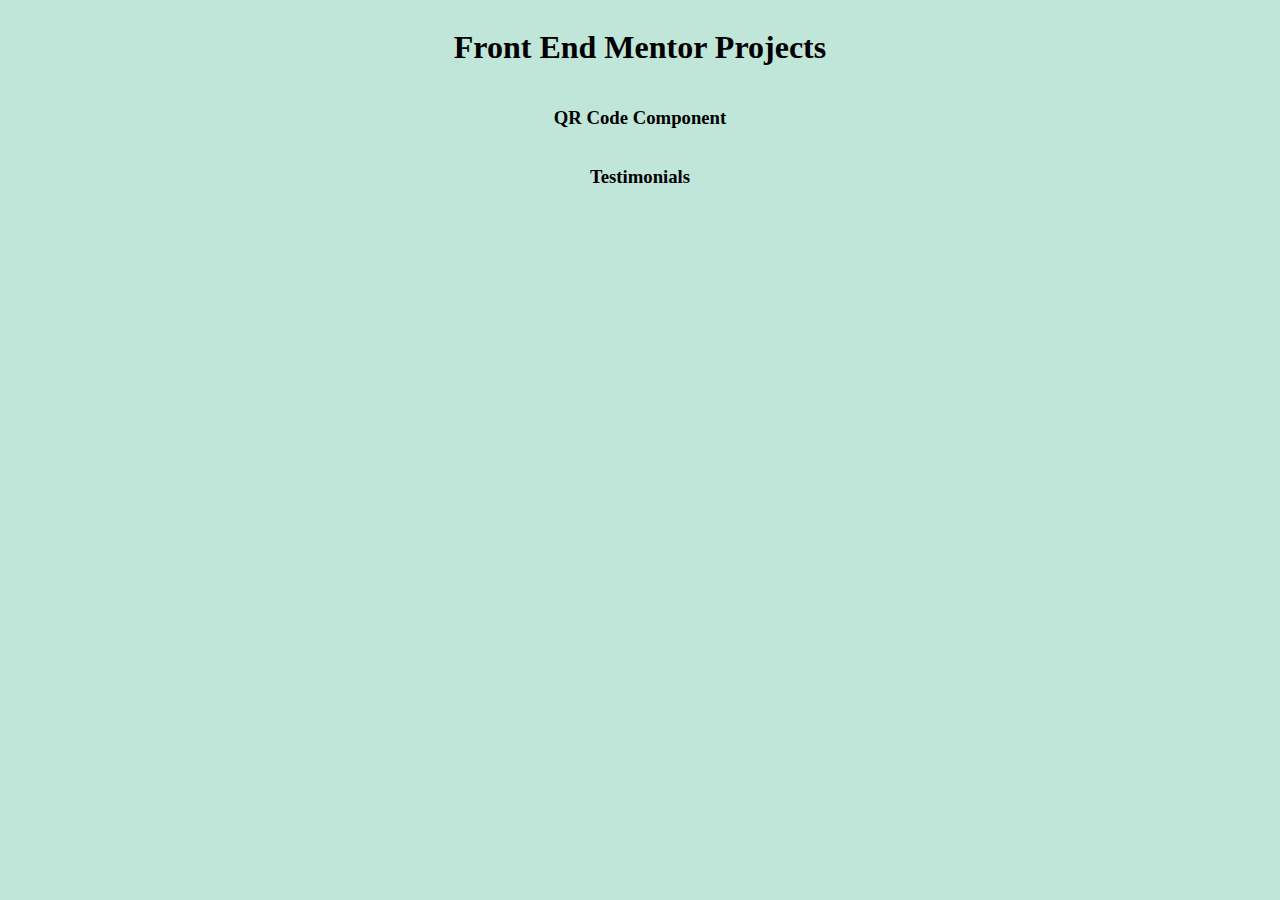
<file: index.html>
<!DOCTYPE html>
<html lang="en">
<head>
    <meta charset="UTF-8">
    <meta http-equiv="X-UA-Compatible" content="IE=edge">
    <meta name="viewport" content="width=device-width, initial-scale=1.0">
    <link rel="stylesheet" href="style.css">
    <title>My Front End Mentor Page</title>
</head>
<body>
    <h1>Front End Mentor Projects</h1>
    <h3 ><a href="QRCodeComponent/index.html" class="link" target="_blank">QR Code Component</a></h3>
    <h3 ><a href="Testimonial/index.html" class="link" target="_blank">Testimonials</a></h3>
</body>
</html>
</file>
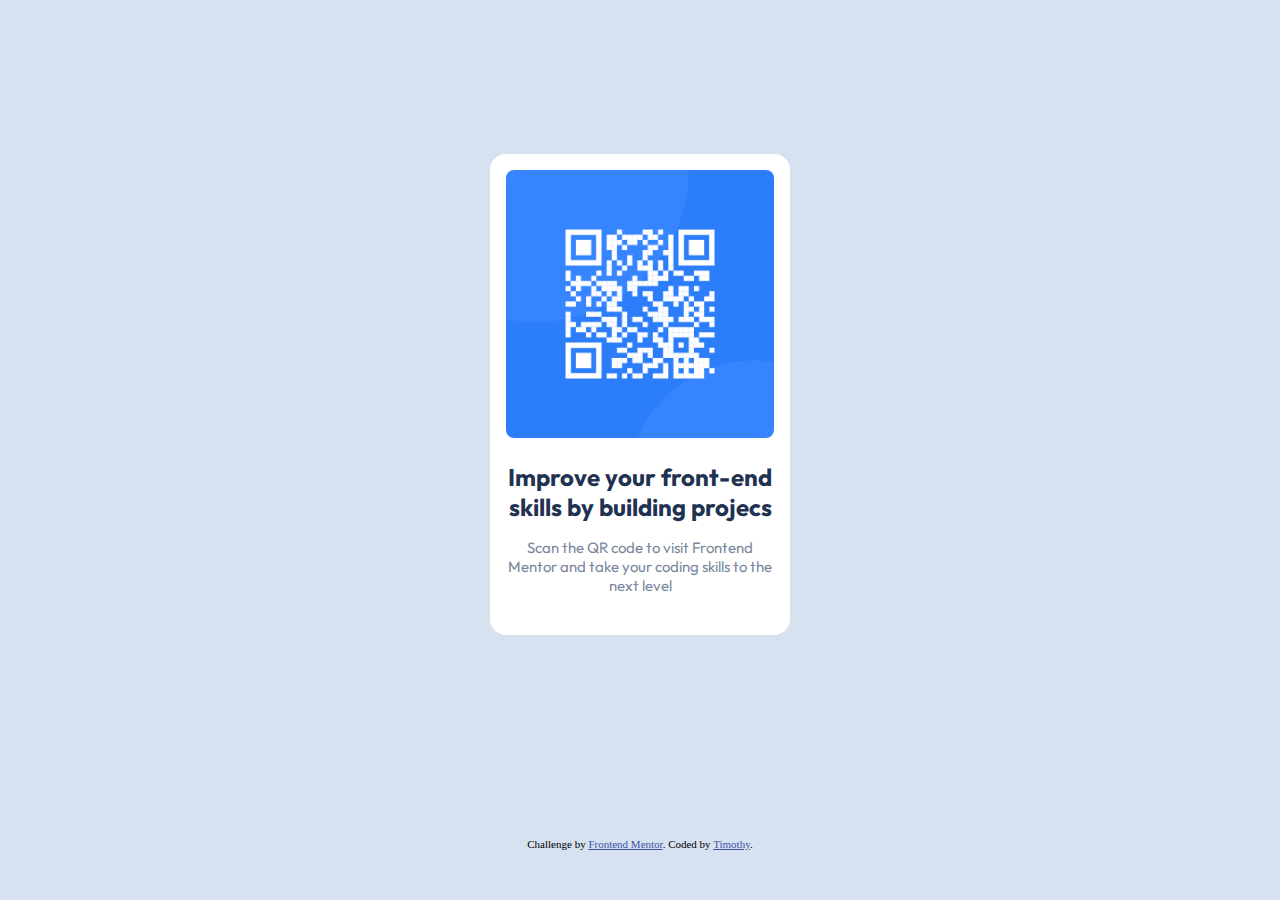
<file: QRCodeComponent/index.html>
<!DOCTYPE html>
<html lang="en">
<head>
  <meta charset="UTF-8">
  <meta name="viewport" content="width=device-width, initial-scale=1.0"> <!-- displays site properly based on user's device -->

  <link rel="icon" type="image/png" sizes="32x32" href="./images/favicon-32x32.png">
  <link rel="stylesheet" href="style.css">
  <link rel="preconnect" href="https://fonts.googleapis.com">
  <link rel="preconnect" href="https://fonts.googleapis.com">
  <link rel="preconnect" href="https://fonts.gstatic.com" crossorigin>
  <link href="https://fonts.googleapis.com/css2?family=Outfit:wght@400;700&display=swap" rel="stylesheet">
  
  <title>Frontend Mentor | QR code component</title>

  <!-- Feel free to remove these styles or customise in your own stylesheet 👍 -->
  <style>
    .attribution { font-size: 11px; text-align: center; }
    .attribution a { color: hsl(228, 45%, 44%); }
  </style>
</head>
<body>
  <div class="center">
    <div class="card">
      <img class="card-image" src="images/image-qr-code.png" alt="QR-code" title="QR-code">
      <h2 class="card-title">Improve your front-end skills by building projecs</h2>
      <p class="card-text">Scan the QR code to visit Frontend Mentor and take your coding skills to the next level</p>
    </div>
  </div>


  
  <div class="attribution">
    Challenge by <a href="https://www.frontendmentor.io?ref=challenge" target="_blank">Frontend Mentor</a>. 
    Coded by <a href="https://github.com/Tappollus" target="_blank">Timothy</a>.
  </div>
</body>
</html>
</file>
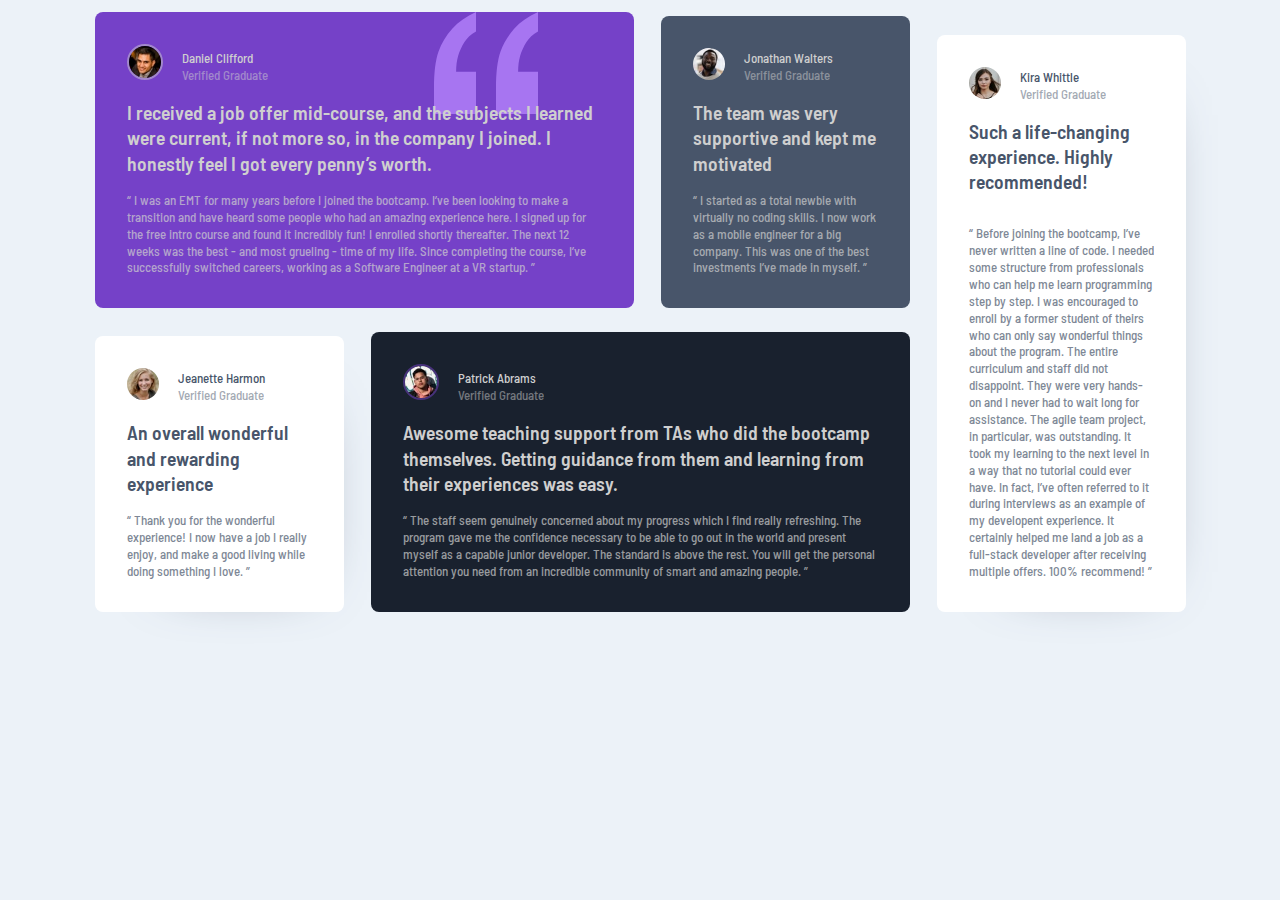
<file: Testimonial/index.html>
<!DOCTYPE html>
<html lang="en">

<head>
  <meta charset="UTF-8">
  <meta name="viewport" content="width=device-width, initial-scale=1.0">
  <!-- displays site properly based on user's device -->

  <link rel="icon" type="image/png" sizes="32x32" href="./images/favicon-32x32.png">

  <title>Frontend Mentor | [Grid section Challange]</title>

  <!-- Google Fonts -->
  <link rel="preconnect" href="https://fonts.googleapis.com">
  <link rel="preconnect" href="https://fonts.gstatic.com" crossorigin>
  <link href="https://fonts.googleapis.com/css2?family=Barlow+Semi+Condensed:wght@500;600&display=swap"
    rel="stylesheet">

  <!-- Styling -->
  <link rel="stylesheet" href="master.css">

</head>

<body>
  <div class="main-con">
    <div class="inline">
      <div class="up-con">
        <div class="con-dan">
          <img src="images/bg-pattern-quotation.svg" alt="pattern-quotation" class="quotation">
          <div class="person-box">
            <img src="images/image-daniel.jpg" alt="Daniel" class="img-border portrait">
            <div class="name-box">
              <p>Daniel Clifford</p>
              <p class="title-font">Verified Graduate</p>
            </div>
          </div>

          <h2 class="big-font"> I received a job offer mid-course, and the subjects I learned were current, if not more
            so,
            in the company I joined. I honestly feel I got every penny’s worth.</h2>
          <p class="review-font">“ I was an EMT for many years before I joined the bootcamp. I’ve been looking to make a
            transition and have heard some people who had an amazing experience here. I signed up
            for the free intro course and found it incredibly fun! I enrolled shortly thereafter.
            The next 12 weeks was the best - and most grueling - time of my life. Since completing
            the course, I’ve successfully switched careers, working as a Software Engineer at a VR startup. ”</p>
        </div>

        <div class="con-john">
          <div class="person-box">
            <img src="images/image-jonathan.jpg" alt="Daniel" class="portrait">
            <div class="name-box">
              <p>Jonathan Walters</p>
              <p class="title-font">Verified Graduate</p>
            </div>
          </div>

          <h2 class="big-font">The team was very supportive and kept me motivated</h2>
          <p class="review-font">“ I started as a total newbie with virtually no coding skills. I now work as a mobile
            engineer
            for a big company. This was one of the best investments I’ve made in myself. ”</p>
        </div>
      </div>

      <div class="down-con">
        <div class="con-jean">
          <div class="person-box">
            <img src="images/image-jeanette.jpg" alt="Jeanette" class="portrait">
            <div class="name-box">
              <p>Jeanette Harmon</p>
              <p class="title-font">Verified Graduate</p>
            </div>
          </div>

          <h2 class="big-font">An overall wonderful and rewarding experience</h2>
          <p class="review-font">“ Thank you for the wonderful experience! I now have a job I really enjoy, and make a
            good
            living while doing something I love. ”</p>
        </div>

        <div class="con-pat">
          <div class="person-box">
            <img src="images/image-patrick.jpg" alt="Patrick" class="portrait">
            <div class="name-box">
              <p>Patrick Abrams</p>
              <p class="title-font">Verified Graduate</p>
            </div>
          </div>

          <h2 class="big-font">Awesome teaching support from TAs who did the bootcamp themselves. Getting guidance
            from
            them
            and learning from their experiences was easy.</h2>
          <p class="review-font">“ The staff seem genuinely concerned about my progress which I find really
            refreshing.
            The
            program gave me the confidence necessary to be able to go out in the world and present myself as a
            capable
            junior developer. The standard is above the rest. You will get the personal attention you need from
            an incredible community of smart and amazing people. ”</p>
        </div>
      </div>
    </div>

    <div class="inline">
      <div class="con-kira">
        <div class="person-box">
          <img src="images/image-kira.jpg" alt="Kira" class="portrait">
          <div class="name-box">
            <p>Kira Whittle</p>
            <p class="title-font">Verified Graduate</p>
          </div>
        </div>

        <h2 class="big-font">Such a life-changing experience. Highly recommended!</h2>
        <p class="review-font">“ Before joining the bootcamp, I’ve never written a line of code. I needed some
          structure
          from professionals who can help me learn programming step by step. I was encouraged to enroll by a
          former
          student of theirs who can only say wonderful things about the program. The entire curriculum and
          staff
          did not disappoint. They were very hands-on and I never had to wait long for assistance. The agile
          team
          project, in particular, was outstanding. It took my learning to the next level in a way that no
          tutorial
          could ever have. In fact, I’ve often referred to it during interviews as an example of my developent
          experience. It certainly helped me land a job as a full-stack developer after receiving multiple
          offers.
          100% recommend! ”</p>
      </div>
    </div>

  </div>
</body>

</html>
</file>
<file: style.css>
body {
    display: flex;
    justify-content: center;
    align-items: center;
    flex-direction: column;
    background-color: rgb(192, 230, 217);
}

.link {
    text-decoration: none;
    color: black;
}

.link:hover {
    color: brown;
}
</file>
<file: QRCodeComponent/style.css>
body {
    min-height: 100vh;
    background-color: hsl(212, 45%, 89%);
    display: flex;
    flex-direction: column;
}

h2, p, body {
    margin: 0;
}

.center {
    display: flex;
    justify-content: center;
    align-items: center;
    flex: 1
;
}

.card {
    width: 300px;
    background-color: hsl(0, 0%, 100%);
    display: flex;
    justify-content: center;
    align-items: center;
    flex-direction: column;
    box-sizing: border-box;
    padding: 1rem;
    border-radius: 1rem;
    /*box-shadow: 2px 5px 20px -10px hsl(220, 15%, 55%);*/
}

.card-image {
    max-width: 100%;
    height: auto;
    align-self: center;
    border-radius: 0.5rem;
}

.card-title {
    max-width: inherit;
    color: hsl(218, 44%, 22%);
    font-family: 'Outfit', sans-serif;
    align-self: center;
    text-align: center;
    padding-top: 1.5rem;
    padding-bottom: 1rem;
}

.card-text {
    max-width: inherit;
    color: hsl(220, 15%, 55%);
    font-family: 'Outfit', sans-serif;
    font-size: 15px;
    align-self: center;
    text-align: center;
    padding-bottom: 1.5rem;

}

.attribution{
    padding: 50px;
}
</file>
<file: Testimonial/master.css>
/* Elements */
* {
    margin: 0;
    padding: 0;
}

body {
    background-color: hsl(210, 46%, 95%);
    font-family: 'Barlow Semi Condensed', sans-serif;
    font-size: 13px;
    font-weight: 500;
    color: hsl(0, 0%, 81%);
    box-sizing: border-box;
    display: flex;
    justify-content: center;
    align-items: center;
    flex: 1;
}

p {
    line-height: 1.3;
}

h2 {
    padding-bottom: 1rem;
    line-height: 1.3;
}

/* Main Styles */
.big-font {
    font-weight: 600;
}

.title-font {
    opacity: 0.5;
}

.review-font {
    opacity: 0.7;
}

/* image-style */
.img-border {
    border: 2px solid hsl(0, 0%, 81%, 0.5);
}

.con-pat img {
    border: 2px solid hsl(263, 55%, 52%, 0.5);
}

.portrait {
    border-radius: 100%;
    width: 32px;
    height: auto;
}

.quotation {
    display: inline;
    position: absolute;
    float: right;
    box-sizing: border-box;
    margin-top: -2rem;
    right: 2rem;
    z-index: 0;
}

/* Containers */
.main-con {
    margin-left: auto;
    margin-right: auto;
    max-width: fit-content;
    height: auto;
}

.up-con {
    max-width: fit-content;
}

.down-con {
    max-width: fit-content;
}

.inline {
    display: inline-block;
    max-width: fit-content;
}

[class*="con-"] {
    padding: 2rem;
    border-radius: 0.5rem;
    margin: 0.75rem;
    display: inline-block;
}

.con-dan {
    background-color: hsl(263, 55%, 52%);
    position: relative;
}

.con-dan>h2,
div,
p {
    position: relative;
    z-index: 1;
}

.con-john {
    background-color: hsl(217, 19%, 35%);
}

.con-jean {
    background-color: white;
    box-shadow: 20px 20px 60px -60px hsl(217, 19%, 35%);
    color: hsl(217, 19%, 35%);
}

.con-pat {
    background-color: hsl(219, 29%, 14%);
}

.con-kira {
    background-color: white;
    box-shadow: 20px 20px 60px -60px hsl(217, 19%, 35%);
    color: hsl(217, 19%, 35%);
}

@media (min-width: 376px) {
    .con-dan {
        background-color: hsl(263, 55%, 52%);
        width: 475px;
    }

    .quotation {
        display: inline;
        position: absolute;
        float: right;
        box-sizing: border-box;
        margin-top: -2rem;
        right: 6rem;
        z-index: 0;
    }

    .con-john {
        background-color: hsl(217, 19%, 35%);
        width: 185px;
    }

    .con-jean {
        background-color: white;
        box-shadow: 20px 20px 60px -60px hsl(217, 19%, 35%);
        color: hsl(217, 19%, 35%);
        width: 185px;
    }

    .con-pat {
        background-color: hsl(219, 29%, 14%);
        width: 475px;
    }

    .con-kira {
        background-color: white;
        box-shadow: 20px 20px 60px -60px hsl(217, 19%, 35%);
        color: hsl(217, 19%, 35%);
        width: 185px;
    }

    .con-kira h2 {
        padding-bottom: 1.9rem;
    }
}



/* Boxes */

.person-box {
    padding-bottom: 1rem;
}

.name-box {
    display: inline-block;
    padding-left: 1rem;
}
</file>
